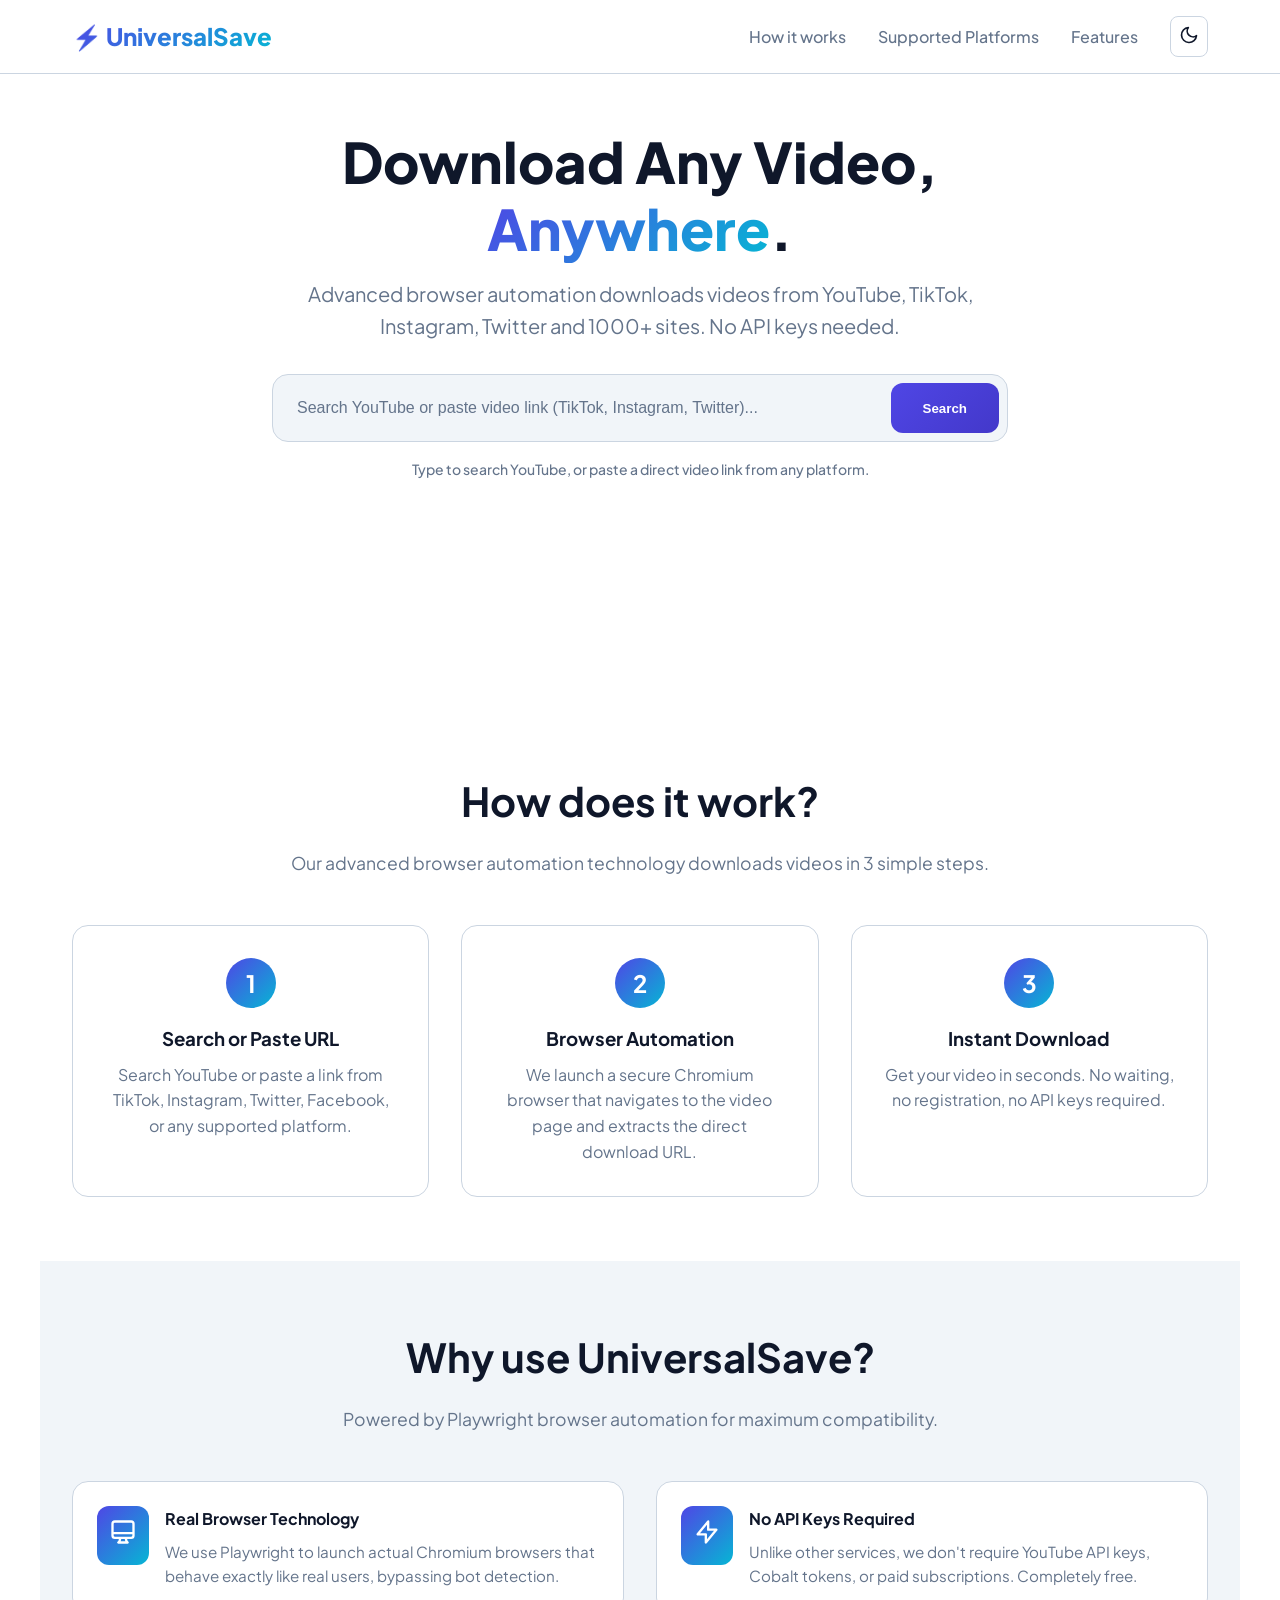
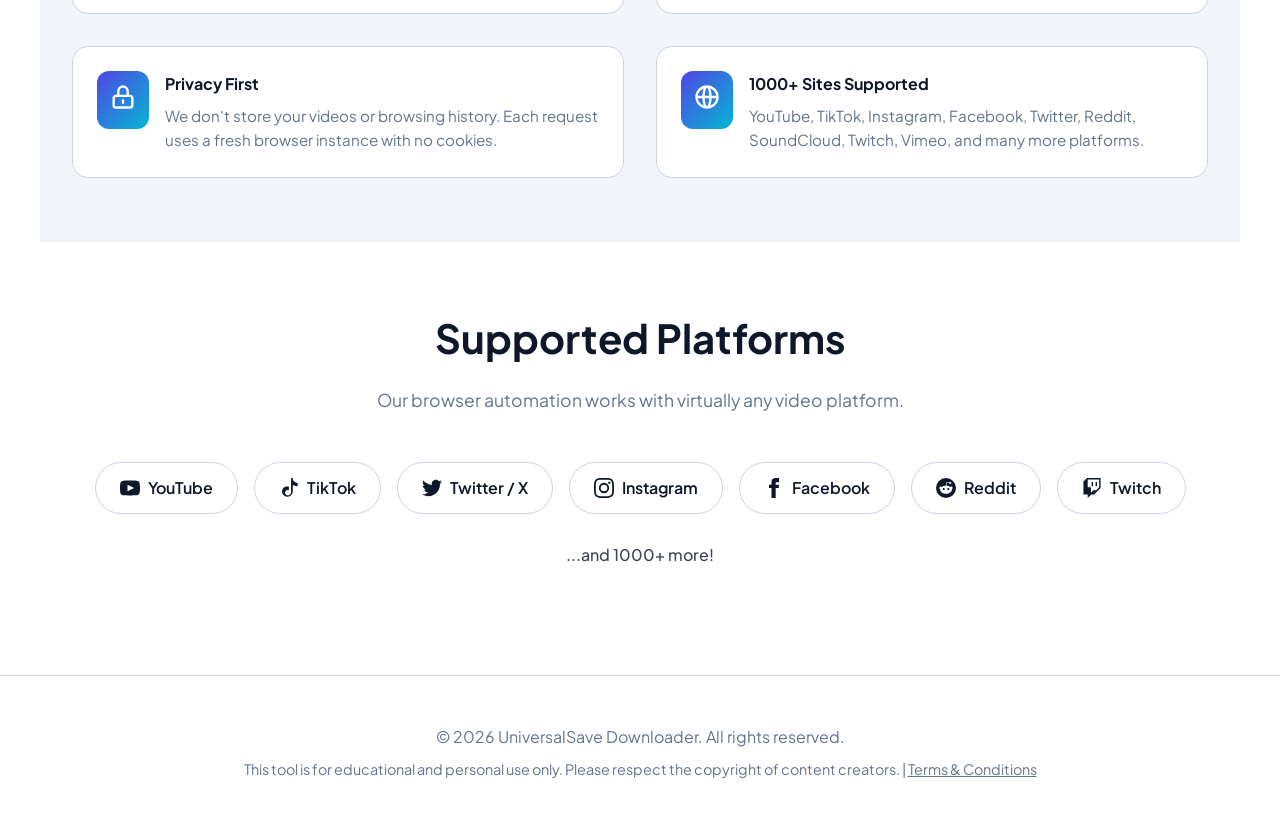
<file: index.html>
<!DOCTYPE html>
<html lang="en">
<head>
  <meta charset="UTF-8"/>
  <meta name="viewport" content="width=device-width, initial-scale=1.0"/>
  <title>Universal Video Downloader - Fast, Free & Secure</title>
  <meta name="description" content="Download videos from YouTube, TikTok, Twitter, Instagram and more using advanced browser automation. Fast, free, and secure.">
  <link href="https://fonts.googleapis.com/css2?family=Plus+Jakarta+Sans:wght@400;500;600;700;800&display=swap" rel="stylesheet"/>
  <style>
    :root {
      --primary: #4f46e5;
      --primary-hover: #4338ca;
      --secondary: #06b6d4;
      --bg: #0f172a;
      --surface: #1e293b;
      --text: #f8fafc;
      --text-muted: #94a3b8;
      --border: #334155;
      --success: #10b981;
      --error: #ef4444;
      --warning: #f59e0b;
      --glass: rgba(30, 41, 59, 0.7);
    }

    [data-theme="light"] {
      --bg: #ffffff;
      --surface: #f1f5f9;
      --text: #0f172a;
      --text-muted: #64748b;
      --border: #cbd5e1;
      --glass: rgba(255, 255, 255, 0.8);
    }

    * {
      margin: 0;
      padding: 0;
      box-sizing: border-box;
    }

    body {
      font-family: 'Plus Jakarta Sans', sans-serif;
      background: var(--bg);
      color: var(--text);
      line-height: 1.6;
      min-height: 100vh;
    }

    .navbar {
      position: fixed;
      top: 0;
      width: 100%;
      background: var(--glass);
      backdrop-filter: blur(10px);
      border-bottom: 1px solid var(--border);
      z-index: 1000;
    }

    .nav-content {
      max-width: 1200px;
      margin: 0 auto;
      padding: 1rem 2rem;
      display: flex;
      justify-content: space-between;
      align-items: center;
    }

    .logo {
      font-size: 1.5rem;
      font-weight: 800;
      background: linear-gradient(135deg, var(--primary), var(--secondary));
      -webkit-background-clip: text;
      -webkit-text-fill-color: transparent;
    }

    .nav-links {
      display: flex;
      gap: 2rem;
      align-items: center;
    }

    .nav-links a {
      color: var(--text-muted);
      text-decoration: none;
      font-weight: 500;
      transition: color 0.3s;
    }

    .nav-links a:hover {
      color: var(--primary);
    }

    .theme-toggle {
      background: none;
      border: 1px solid var(--border);
      color: var(--text);
      padding: 0.5rem;
      border-radius: 0.5rem;
      cursor: pointer;
      transition: all 0.3s;
    }

    .theme-toggle:hover {
      background: var(--surface);
    }

    .hero {
      padding: 8rem 2rem 4rem;
      text-align: center;
      max-width: 800px;
      margin: 0 auto;
    }

    h1 {
      font-size: 3.5rem;
      font-weight: 800;
      margin-bottom: 1rem;
      line-height: 1.2;
    }

    .text-gradient {
      background: linear-gradient(135deg, var(--primary), var(--secondary));
      -webkit-background-clip: text;
      -webkit-text-fill-color: transparent;
    }

    .hero-subtitle {
      color: var(--text-muted);
      font-size: 1.25rem;
      margin-bottom: 2rem;
    }

    .search-bar {
      display: flex;
      gap: 0.5rem;
      background: var(--surface);
      padding: 0.5rem;
      border-radius: 1rem;
      border: 1px solid var(--border);
      margin-bottom: 1rem;
      position: relative;
    }

    .search-bar input {
      flex: 1;
      background: none;
      border: none;
      color: var(--text);
      padding: 1rem;
      font-size: 1rem;
      outline: none;
    }

    .search-bar input::placeholder {
      color: var(--text-muted);
    }

    #urlPill {
      display: none;
      align-items: center;
      gap: 6px;
      background: linear-gradient(135deg, #00f2fe 0%, #4facfe 100%);
      color: #fff;
      font-size: 13px;
      font-weight: 700;
      padding: 6px 14px;
      border-radius: 20px;
      white-space: nowrap;
      animation: fadeIn .3s cubic-bezier(0.175, 0.885, 0.32, 1.275);
      box-shadow: 0 4px 15px rgba(79, 172, 254, 0.3);
    }

    #urlPill.visible { display: flex; }

    @keyframes fadeIn { 
      from { opacity: 0; transform: scale(.8); } 
      to { opacity: 1; transform: scale(1); } 
    }

    .search-hint {
      text-align: center;
      font-size: 14px;
      color: var(--text-muted);
      margin-top: 12px;
      font-weight: 500;
      transition: color .3s;
    }

    .search-hint.url-mode { color: var(--secondary); }

    button {
      background: linear-gradient(135deg, var(--primary), var(--primary-hover));
      color: white;
      border: none;
      padding: 1rem 2rem;
      border-radius: 0.75rem;
      font-weight: 600;
      cursor: pointer;
      transition: transform 0.2s, box-shadow 0.2s;
      white-space: nowrap;
    }

    button:hover:not(:disabled) {
      transform: translateY(-2px);
      box-shadow: 0 10px 20px -10px var(--primary);
    }

    button:disabled {
      opacity: 0.6;
      cursor: not-allowed;
    }

    .main-content {
      max-width: 1200px;
      margin: 0 auto;
      padding: 2rem;
    }

    #status {
      text-align: center;
      padding: 1rem;
      margin-bottom: 2rem;
      border-radius: 0.75rem;
      font-weight: 600;
    }

    #status.error {
      background: rgba(239, 68, 68, 0.1);
      color: var(--error);
      border: 1px solid var(--error);
    }

    #status.success {
      background: rgba(16, 185, 129, 0.1);
      color: var(--success);
      border: 1px solid var(--success);
    }

    #status.loading {
      color: var(--secondary);
    }

    .spinner {
      display: none;
      width: 40px;
      height: 40px;
      margin: 2rem auto;
      border: 4px solid var(--border);
      border-top-color: var(--primary);
      border-radius: 50%;
      animation: spin 1s linear infinite;
    }

    @keyframes spin {
      to { transform: rotate(360deg); }
    }

    #results {
      display: grid;
      grid-template-columns: repeat(auto-fill, minmax(320px, 1fr));
      gap: 1.5rem;
      margin-bottom: 4rem;
    }

    .card {
      background: var(--surface);
      border: 1px solid var(--border);
      border-radius: 1rem;
      overflow: hidden;
      transition: transform 0.3s, box-shadow 0.3s;
    }

    .card:hover {
      transform: translateY(-4px);
      box-shadow: 0 20px 40px -15px rgba(0, 0, 0, 0.3);
    }

    .card img {
      width: 100%;
      height: 180px;
      object-fit: cover;
      background: var(--bg);
    }

    .card-info {
      padding: 1.5rem;
    }

    .card-info h3 {
      font-size: 1.1rem;
      font-weight: 700;
      margin-bottom: 0.75rem;
      line-height: 1.4;
      display: -webkit-box;
      -webkit-line-clamp: 2;
      -webkit-box-orient: vertical;
      overflow: hidden;
    }

    .card-meta {
      display: flex;
      gap: 0.5rem;
      flex-wrap: wrap;
      margin-bottom: 1rem;
    }

    .tag {
      background: var(--bg);
      color: var(--text-muted);
      padding: 0.25rem 0.75rem;
      border-radius: 2rem;
      font-size: 0.8rem;
      font-weight: 500;
    }

    .tag.method {
      background: linear-gradient(135deg, var(--success), #059669);
      color: white;
    }

    .card-actions {
      display: flex;
      flex-direction: column;
      gap: 0.75rem;
    }

    .action-group {
      display: flex;
      gap: 0.5rem;
      align-items: center;
    }

    .quality-select {
      flex: 1;
      background: var(--bg);
      border: 1px solid var(--border);
      color: var(--text);
      padding: 0.75rem;
      border-radius: 0.5rem;
      font-size: 0.9rem;
      cursor: pointer;
    }

    .size-badge {
      background: var(--bg);
      color: var(--text-muted);
      padding: 0.5rem 0.75rem;
      border-radius: 0.5rem;
      font-size: 0.8rem;
      font-weight: 600;
      white-space: nowrap;
    }

    .btn-primary {
      width: 100%;
      display: flex;
      align-items: center;
      justify-content: center;
      gap: 0.5rem;
    }

    .btn-success {
      background: linear-gradient(135deg, var(--success), #059669);
    }

    .btn-warning {
      background: linear-gradient(135deg, var(--warning), #d97706);
    }

    .progress-wrap {
      display: none;
      flex-direction: column;
      gap: 0.5rem;
      margin-top: 1rem;
    }

    .progress-bar-bg {
      height: 8px;
      background: var(--bg);
      border-radius: 4px;
      overflow: hidden;
    }

    .progress-bar-fill {
      height: 100%;
      background: linear-gradient(90deg, var(--primary), var(--secondary));
      width: 0%;
      transition: width 0.3s ease;
      border-radius: 4px;
    }

    .progress-label {
      font-size: 0.85rem;
      color: var(--text-muted);
      text-align: center;
    }

    .skeleton {
      background: var(--surface);
      border-radius: 1rem;
      overflow: hidden;
    }

    .skeleton-thumb {
      height: 180px;
      background: linear-gradient(90deg, var(--surface) 25%, var(--border) 50%, var(--surface) 75%);
      background-size: 200% 100%;
      animation: shimmer 1.5s infinite;
    }

    .skeleton-info {
      padding: 1.5rem;
    }

    .skeleton-line {
      background: linear-gradient(90deg, var(--border) 25%, var(--surface) 50%, var(--border) 75%);
      background-size: 200% 100%;
      animation: shimmer 1.5s infinite;
      border-radius: 4px;
    }

    @keyframes shimmer {
      0% { background-position: 200% 0; }
      100% { background-position: -200% 0; }
    }

    .info-section {
      padding: 4rem 0;
    }

    .bg-alt {
      background: var(--surface);
      margin: 0 -2rem;
      padding: 4rem 2rem;
    }

    .section-header {
      text-align: center;
      margin-bottom: 3rem;
    }

    .section-header h2 {
      font-size: 2.5rem;
      margin-bottom: 1rem;
    }

    .section-header p {
      color: var(--text-muted);
      font-size: 1.1rem;
    }

    .grid-3 {
      display: grid;
      grid-template-columns: repeat(auto-fit, minmax(280px, 1fr));
      gap: 2rem;
    }

    .grid-2 {
      display: grid;
      grid-template-columns: repeat(auto-fit, minmax(400px, 1fr));
      gap: 2rem;
    }

    .step-card {
      background: var(--bg);
      padding: 2rem;
      border-radius: 1rem;
      border: 1px solid var(--border);
      text-align: center;
    }

    .step-number {
      width: 50px;
      height: 50px;
      background: linear-gradient(135deg, var(--primary), var(--secondary));
      color: white;
      border-radius: 50%;
      display: flex;
      align-items: center;
      justify-content: center;
      font-size: 1.5rem;
      font-weight: 700;
      margin: 0 auto 1rem;
    }

    .step-card h3 {
      margin-bottom: 0.5rem;
    }

    .step-card p {
      color: var(--text-muted);
    }

    .feature-row {
      display: flex;
      gap: 1rem;
      align-items: flex-start;
      padding: 1.5rem;
      background: var(--bg);
      border-radius: 1rem;
      border: 1px solid var(--border);
    }

    .feature-icon {
      background: linear-gradient(135deg, var(--primary), var(--secondary));
      padding: 0.75rem;
      border-radius: 0.75rem;
      color: white;
      flex-shrink: 0;
    }

    .feature-text h4 {
      margin-bottom: 0.5rem;
    }

    .feature-text p {
      color: var(--text-muted);
      font-size: 0.95rem;
    }

    .platforms-grid {
      display: flex;
      flex-wrap: wrap;
      gap: 1rem;
      justify-content: center;
    }

    .platform-badge {
      display: flex;
      align-items: center;
      gap: 0.5rem;
      background: var(--bg);
      border: 1px solid var(--border);
      padding: 0.75rem 1.5rem;
      border-radius: 2rem;
      font-weight: 600;
      transition: all 0.3s;
    }

    .platform-badge:hover {
      border-color: var(--primary);
      transform: translateY(-2px);
    }

    footer {
      text-align: center;
      padding: 3rem 2rem;
      border-top: 1px solid var(--border);
      color: var(--text-muted);
    }

    .footer-sub {
      margin-top: 0.5rem;
      font-size: 0.9rem;
    }

    footer a {
      color: var(--primary);
    }

    @media (max-width: 768px) {
      h1 { font-size: 2.5rem; }
      .nav-links { display: none; }
      .grid-2 { grid-template-columns: 1fr; }
      .hero { padding: 6rem 1rem 3rem; }
      .main-content { padding: 1rem; }
    }

    .btn-spinner {
      width: 16px;
      height: 16px;
      border: 2px solid rgba(255,255,255,0.3);
      border-top-color: white;
      border-radius: 50%;
      animation: spin 0.8s linear infinite;
    }

    .notice-box {
      background: rgba(245, 158, 11, 0.1);
      border: 1px solid var(--warning);
      color: var(--warning);
      padding: 1rem;
      border-radius: 0.75rem;
      margin-bottom: 2rem;
      text-align: center;
      display: none;
    }

    .notice-box.visible {
      display: block;
    }
  </style>
</head>
<body>

<nav class="navbar">
  <div class="nav-content">
    <div class="logo">⚡ UniversalSave</div>
    <div class="nav-links">
      <a href="#how-to">How it works</a>
      <a href="#platforms">Supported Platforms</a>
      <a href="#features">Features</a>
      <button id="themeToggle" class="theme-toggle" aria-label="Toggle Theme">
        <svg id="themeIcon" width="20" height="20" fill="none" stroke="currentColor" stroke-width="2" stroke-linecap="round" stroke-linejoin="round" viewBox="0 0 24 24"></svg>
      </button>
    </div>
  </div>
</nav>

<header class="hero">
  <div class="hero-content">
    <h1>Download Any Video, <span class="text-gradient">Anywhere</span>.</h1>
    <p class="hero-subtitle">Advanced browser automation downloads videos from YouTube, TikTok, Instagram, Twitter and 1000+ sites. No API keys needed.</p>
    
    <div class="search-bar">
      <input type="text" id="searchInput" placeholder="Search YouTube or paste video link (TikTok, Instagram, Twitter)..."/>
      <span id="urlPill">🔗 URL detected</span>
      <button id="searchBtn" onclick="handleInput()">Search</button>
    </div>
    <p class="search-hint" id="searchHint">Type to search YouTube, or paste a direct video link from any platform.</p>
  </div>
</header>

<main class="main-content">
  <div class="notice-box" id="noticeBox">
    ⚠️ Browser automation is active. First load may take 5-10 seconds while we launch a secure browser instance.
  </div>
  
  <div id="status"></div>
  <div class="spinner" id="spinner"></div>
  <div id="results"></div>

  <!-- HOW TO SECTION -->
  <section id="how-to" class="info-section">
    <div class="section-header">
      <h2>How does it work?</h2>
      <p>Our advanced browser automation technology downloads videos in 3 simple steps.</p>
    </div>
    <div class="grid-3">
      <div class="step-card">
        <div class="step-number">1</div>
        <h3>Search or Paste URL</h3>
        <p>Search YouTube or paste a link from TikTok, Instagram, Twitter, Facebook, or any supported platform.</p>
      </div>
      <div class="step-card">
        <div class="step-number">2</div>
        <h3>Browser Automation</h3>
        <p>We launch a secure Chromium browser that navigates to the video page and extracts the direct download URL.</p>
      </div>
      <div class="step-card">
        <div class="step-number">3</div>
        <h3>Instant Download</h3>
        <p>Get your video in seconds. No waiting, no registration, no API keys required.</p>
      </div>
    </div>
  </section>

  <!-- FEATURES SECTION -->
  <section id="features" class="info-section bg-alt">
    <div class="section-header">
      <h2>Why use UniversalSave?</h2>
      <p>Powered by Playwright browser automation for maximum compatibility.</p>
    </div>
    <div class="grid-2">
      <div class="feature-row">
        <div class="feature-icon">
          <svg width="28" height="28" fill="none" stroke="currentColor" stroke-width="2" viewBox="0 0 24 24"><path stroke-linecap="round" stroke-linejoin="round" d="M9.75 17L9 20l-1 1h8l-1-1-.75-3M3 13h18M5 17h14a2 2 0 002-2V5a2 2 0 00-2-2H5a2 2 0 00-2 2v10a2 2 0 002 2z"></path></svg>
        </div>
        <div class="feature-text">
          <h4>Real Browser Technology</h4>
          <p>We use Playwright to launch actual Chromium browsers that behave exactly like real users, bypassing bot detection.</p>
        </div>
      </div>
      <div class="feature-row">
        <div class="feature-icon">
          <svg width="28" height="28" fill="none" stroke="currentColor" stroke-width="2" viewBox="0 0 24 24"><path stroke-linecap="round" stroke-linejoin="round" d="M13 10V3L4 14h7v7l9-11h-7z"></path></svg>
        </div>
        <div class="feature-text">
          <h4>No API Keys Required</h4>
          <p>Unlike other services, we don't require YouTube API keys, Cobalt tokens, or paid subscriptions. Completely free.</p>
        </div>
      </div>
      <div class="feature-row">
        <div class="feature-icon">
          <svg width="28" height="28" fill="none" stroke="currentColor" stroke-width="2" viewBox="0 0 24 24"><path stroke-linecap="round" stroke-linejoin="round" d="M12 15v2m-6 4h12a2 2 0 002-2v-6a2 2 0 00-2-2H6a2 2 0 00-2 2v6a2 2 0 002 2zm10-10V7a4 4 0 00-8 0v4h8z"></path></svg>
        </div>
        <div class="feature-text">
          <h4>Privacy First</h4>
          <p>We don't store your videos or browsing history. Each request uses a fresh browser instance with no cookies.</p>
        </div>
      </div>
      <div class="feature-row">
        <div class="feature-icon">
          <svg width="28" height="28" fill="none" stroke="currentColor" stroke-width="2" viewBox="0 0 24 24"><path stroke-linecap="round" stroke-linejoin="round" d="M21 12a9 9 0 01-9 9m9-9a9 9 0 00-9-9m9 9H3m9 9a9 9 0 01-9-9m9 9c1.657 0 3-4.03 3-9s-1.343-9-3-9m0 18c-1.657 0-3-4.03-3-9s1.343-9 3-9m-9 9a9 9 0 019-9"></path></svg>
        </div>
        <div class="feature-text">
          <h4>1000+ Sites Supported</h4>
          <p>YouTube, TikTok, Instagram, Facebook, Twitter, Reddit, SoundCloud, Twitch, Vimeo, and many more platforms.</p>
        </div>
      </div>
    </div>
  </section>

  <!-- PLATFORMS SECTION -->
  <section id="platforms" class="info-section">
    <div class="section-header">
      <h2>Supported Platforms</h2>
      <p>Our browser automation works with virtually any video platform.</p>
    </div>
    <div class="platforms-grid">
      <div class="platform-badge">
        <svg fill="currentColor" width="20" height="20" viewBox="0 0 24 24"><path d="M19.615 3.184c-3.604-.246-11.631-.245-15.23 0-3.897.266-4.356 2.62-4.385 8.816.029 6.185.484 8.549 4.385 8.816 3.6.245 11.626.246 15.23 0 3.897-.266 4.356-2.62 4.385-8.816-.029-6.185-.484-8.549-4.385-8.816zm-10.615 12.816v-8l8 3.993-8 4.007z"/></svg>
        YouTube
      </div>
      <div class="platform-badge">
        <svg fill="currentColor" width="20" height="20" viewBox="0 0 24 24"><path d="M12.525.02c1.31-.02 2.61-.01 3.91-.02.08 1.53.63 3.09 1.75 4.17 1.12 1.11 2.7 1.62 4.24 1.79v4.03c-1.44-.05-2.89-.35-4.2-.97-.57-.26-1.1-.59-1.62-.93v7.26c.03 2.5-1.12 4.96-3.26 6.18-2.14 1.25-4.8 1.15-6.84-.25-2.06-1.39-3.14-3.85-2.73-6.23.41-2.38 2.29-4.34 4.65-4.8 1.15-.22 2.34-.14 3.44.25v4.06c-1.12-.39-2.42-.3-3.39.38-.97.68-1.46 1.89-1.28 3.06.18 1.18.99 2.18 2.12 2.56 1.14.4 2.45.2 3.4-.48.96-.69 1.58-1.8 1.7-2.98.11-8.52.06-17.06.06-25.58z"/></svg>
        TikTok
      </div>
      <div class="platform-badge">
        <svg fill="currentColor" width="20" height="20" viewBox="0 0 24 24"><path d="M24 4.557c-.883.392-1.832.656-2.828.775 1.017-.609 1.798-1.574 2.165-2.724-.951.564-2.005.974-3.127 1.195-.897-.957-2.178-1.555-3.594-1.555-3.179 0-5.515 2.966-4.797 6.045-4.091-.205-7.719-2.165-10.148-5.144-1.29 2.213-.669 5.108 1.523 6.574-.806-.026-1.566-.247-2.229-.616-.054 2.281 1.581 4.415 3.949 4.89-.693.188-1.452.232-2.224.084.626 1.956 2.444 3.379 4.6 3.419-2.07 1.623-4.678 2.348-7.29 2.04 2.179 1.397 4.768 2.212 7.548 2.212 9.142 0 14.307-7.721 13.995-14.646.962-.695 1.797-1.562 2.457-2.549z"/></svg>
        Twitter / X
      </div>
      <div class="platform-badge">
        <svg fill="currentColor" width="20" height="20" viewBox="0 0 24 24"><path d="M12 2.163c3.204 0 3.584.012 4.85.07 3.252.148 4.771 1.691 4.919 4.919.058 1.265.069 1.645.069 4.849 0 3.205-.012 3.584-.069 4.849-.149 3.225-1.664 4.771-4.919 4.919-1.266.058-1.644.07-4.85.07-3.204 0-3.584-.012-4.849-.07-3.26-.149-4.771-1.699-4.919-4.92-.058-1.265-.07-1.644-.07-4.849 0-3.204.013-3.583.07-4.849.149-3.227 1.664-4.771 4.919-4.919 1.266-.057 1.645-.069 4.849-.069zM12 0C8.741 0 8.333.014 7.053.072 2.695.272.273 2.69.073 7.052.014 8.333 0 8.741 0 12c0 3.259.014 3.668.072 4.948.2 4.358 2.618 6.78 6.98 6.98C8.333 23.986 8.741 24 12 24c3.259 0 3.668-.014 4.948-.072 4.354-.2 6.782-2.618 6.979-6.98.059-1.28.073-1.689.073-4.948 0-3.259-.014-3.667-.072-4.947-.196-4.354-2.617-6.78-6.979-6.98C15.668.014 15.259 0 12 0zm0 5.838a6.162 6.162 0 100 12.324 6.162 6.162 0 000-12.324zM12 16a4 4 0 110-8 4 4 0 010 8zm6.406-11.845a1.44 1.44 0 100 2.881 1.44 1.44 0 000-2.881z"/></svg>
        Instagram
      </div>
      <div class="platform-badge">
        <svg fill="currentColor" width="20" height="20" viewBox="0 0 24 24"><path d="M9 8h-3v4h3v12h5v-12h3.642l.358-4h-4v-1.667c0-.955.192-1.333 1.115-1.333h2.885v-5h-3.808c-3.596 0-5.192 1.583-5.192 4.615v3.385z"/></svg>
        Facebook
      </div>
      <div class="platform-badge">
        <svg fill="currentColor" width="20" height="20" viewBox="0 0 24 24"><path d="M12 0A12 12 0 0 0 0 12a12 12 0 0 0 12 12 12 12 0 0 0 12-12A12 12 0 0 0 12 0zm5.01 4.744c.688 0 1.25.561 1.25 1.249a1.25 1.25 0 0 1-2.498.056l-2.597-.547-.8 3.747c1.824.07 3.48.632 4.674 1.488.308-.309.73-.491 1.207-.491.968 0 1.754.786 1.754 1.754 0 .716-.435 1.333-1.01 1.614a3.111 3.111 0 0 1 .042.52c0 2.694-3.13 4.87-7.004 4.87-3.874 0-7.004-2.176-7.004-4.87 0-.183.015-.366.043-.534A1.748 1.748 0 0 1 4.028 12c0-.968.786-1.754 1.754-1.754.463 0 .898.196 1.207.49 1.207-.883 2.878-1.43 4.744-1.487l.885-4.182a.342.342 0 0 1 .14-.197.35.35 0 0 1 .238-.042l2.906.617a1.214 1.214 0 0 1 1.108-.701zM9.25 12C8.561 12 8 12.562 8 13.25c0 .687.561 1.248 1.25 1.248.687 0 1.248-.561 1.248-1.249 0-.688-.561-1.249-1.249-1.249zm5.5 0c-.687 0-1.248.561-1.248 1.25 0 .687.561 1.248 1.249 1.248.688 0 1.249-.561 1.249-1.249 0-.687-.562-1.249-1.25-1.249z"/></svg>
        Reddit
      </div>
      <div class="platform-badge">
        <svg fill="currentColor" width="20" height="20" viewBox="0 0 24 24"><path d="M11.571 4.714h1.715v5.143H11.57zm4.715 0H18v5.143h-1.714zM6 0 1.714 4.286v15.428h5.143V24l4.286-4.286h3.428L22.286 12V0zm14.571 11.143-3.428 3.428h-3.429l-3 3V11.143H6.857V1.714h13.714z"/></svg>
        Twitch
      </div>
      <div class="platform-badge" style="border: none; opacity: 0.8; font-weight: 500;">...and 1000+ more!</div>
    </div>
  </section>
</main>

<footer>
  <p>&copy; 2026 UniversalSave Downloader. All rights reserved.</p>
  <p class="footer-sub">This tool is for educational and personal use only. Please respect the copyright of content creators. | <a href="/terms.html" style="text-decoration: underline; color: inherit;">Terms & Conditions</a></p>
</footer>

<script>
  // ── Theme Toggle Logic ───────────────────────────────────
  const themeToggle = document.getElementById('themeToggle');
  const themeIcon = document.getElementById('themeIcon');
  
  const moonIcon = '<path d="M21 12.79A9 9 0 1 1 11.21 3 7 7 0 0 0 21 12.79z"></path>';
  const sunIcon = '<circle cx="12" cy="12" r="5"></circle><line x1="12" y1="1" x2="12" y2="3"></line><line x1="12" y1="21" x2="12" y2="23"></line><line x1="4.22" y1="4.22" x2="5.64" y2="5.64"></line><line x1="18.36" y1="18.36" x2="19.78" y2="19.78"></line><line x1="1" y1="12" x2="3" y2="12"></line><line x1="21" y1="12" x2="23" y2="12"></line><line x1="4.22" y1="19.78" x2="5.64" y2="18.36"></line><line x1="18.36" y1="5.64" x2="19.78" y2="4.22"></line>';
  
  const currentTheme = localStorage.getItem('theme') || 'light';
  document.documentElement.setAttribute('data-theme', currentTheme);
  themeIcon.innerHTML = currentTheme === 'dark' ? sunIcon : moonIcon;

  themeToggle.addEventListener('click', () => {
    let theme = document.documentElement.getAttribute('data-theme');
    let newTheme = theme === 'dark' ? 'light' : 'dark';
    document.documentElement.setAttribute('data-theme', newTheme);
    localStorage.setItem('theme', newTheme);
    themeIcon.innerHTML = newTheme === 'dark' ? sunIcon : moonIcon;
  });

  // ── Detect Video URL ─────────────────────────────────────
  function isVideoUrl(text) {
    return /^https?:\/\//.test(text.trim());
  }

  const input     = document.getElementById("searchInput");
  const pill      = document.getElementById("urlPill");
  const hint      = document.getElementById("searchHint");
  const searchBtn = document.getElementById("searchBtn");
  const noticeBox = document.getElementById("noticeBox");

  input.addEventListener("input", updateMode);
  input.addEventListener("paste", () => setTimeout(updateMode, 0));

  function updateMode() {
    const val    = input.value.trim();
    const isUrl  = isVideoUrl(val);
    pill.classList.toggle("visible", isUrl);
    hint.classList.toggle("url-mode", isUrl);
    
    if (isUrl) {
      hint.textContent = "✨ Valid Link! Click Download Now to start browser automation.";
      searchBtn.textContent = "Download Now";
      noticeBox.classList.add("visible");
    } else {
      hint.textContent = "Type to search YouTube, or paste a direct video link from any platform.";
      searchBtn.textContent = val ? "Search YouTube" : "Search";
      noticeBox.classList.remove("visible");
    }
  }

  // ── Enter key support ──────────────────────────────────────
  input.addEventListener("keydown", e => { if (e.key === "Enter") handleInput(); });

  // ── Route: search or fetch by URL ─────────────────────────
  function handleInput() {
    const val = input.value.trim();
    if (!val) return setStatus("⚠️ Please enter a search query or a video URL.", "error");
    
    document.getElementById('status').scrollIntoView({ behavior: 'smooth', block: 'center' });
    
    isVideoUrl(val) ? fetchByUrl(val) : search(val);
  }

  // ── Fetch single video by URL (Browser Automation) ───────────
  async function fetchByUrl(url) {
    const btn = document.getElementById("searchBtn");
    btn.disabled = true;
    setStatus("⏳ Launching browser automation... This may take 5-10 seconds.", "loading");
    document.getElementById("spinner").style.display = "block";
    showSkeletons(1);

    try {
      const res  = await fetch(`/fetch_url?url=${encodeURIComponent(url)}`);
      const data = await res.json();

      document.getElementById("spinner").style.display = "none";
      btn.disabled = false;

      if (data.error) {
        // Check if it's a Playwright availability error
        if (data.error.includes("Playwright not installed")) {
          return setStatus(`❌ ${data.error}. Please contact the administrator.`, "error");
        }
        return setStatus(`❌ ${data.error}`, "error");
      }

      setStatus(`✅ Browser automation successful! Video ready for download.`, "success");
      renderCards(data);
      loadAllSizes(data);

    } catch (err) {
      document.getElementById("spinner").style.display = "none";
      btn.disabled = false;
      setStatus("❌ Connection failed. Please try again.", "error");
      document.getElementById("results").innerHTML = "";
    }
  }

  // ── Search YouTube ─────────────────────────────────────────
  async function search(query) {
    const btn = document.getElementById("searchBtn");
    btn.disabled = true;
    setStatus("⏳ Searching YouTube...", "loading");
    document.getElementById("spinner").style.display = "block";
    showSkeletons(4);

    try {
      const res  = await fetch(`/search?q=${encodeURIComponent(query)}`);
      const data = await res.json();

      document.getElementById("spinner").style.display = "none";
      btn.disabled = false;

      if (data.error) return setStatus(`❌ ${data.error}`, "error");
      if (data.length === 0 || data.message) {
        if (data.message) {
          setStatus(data.message, "success");
          document.getElementById("results").innerHTML = `
            <div style="grid-column: 1/-1; text-align: center; padding: 2rem;">
              <p style="color: var(--text-muted); margin-bottom: 1rem;">${data.message}</p>
              <p style="color: var(--text-muted);">Supported: ${data.supported_platforms.join(', ')}</p>
            </div>
          `;
          return;
        }
        return setStatus("😕 No results found.", "error");
      }

      setStatus(`✅ Found ${data.length} results. Click any video to start browser automation.`, "success");
      renderCards(data);
      loadAllSizes(data);

    } catch (err) {
      document.getElementById("spinner").style.display = "none";
      btn.disabled = false;
      setStatus("❌ Connection failed. Please try again.", "error");
      document.getElementById("results").innerHTML = "";
    }
  }

  // ── Skeleton placeholders while loading ───────────────────
  function showSkeletons(count) {
    const container = document.getElementById("results");
    container.innerHTML = "";
    for (let i = 0; i < count; i++) {
        container.innerHTML += `
        <div class="card skeleton">
          <div class="skeleton-thumb"></div>
          <div class="skeleton-info">
            <div class="skeleton-line" style="height:20px; width:80%"></div>
            <div class="skeleton-line" style="height:14px; width:40%; margin-top:8px"></div>
            <div class="skeleton-line" style="height:14px; width:30%"></div>
            <div class="skeleton-line" style="height:44px; width:100%; margin-top:12px; border-radius:8px;"></div>
          </div>
        </div>`;
    }
  }

  // ── Render video cards ─────────────────────────────────────
  function renderCards(videos) {
    const container = document.getElementById("results");
    container.innerHTML = "";

    videos.forEach((v, i) => {
      const card = document.createElement("div");
      card.className = "card glass-panel";
      card.id = `card-${v.video_id}`;
      
      // Show method badge if available (playwright vs invidious)
      const methodBadge = v.method ? `<span class="tag method">${v.method}</span>` : '';
      
      card.innerHTML = `
        <img src="${v.thumbnail}" alt="thumbnail"
             onerror="this.src='https://placehold.co/320x180/1e293b/94a3b8?text=Preview+Unavailable'"/>
        <div class="card-info">
          <h3 title="${escHtml(v.title)}">${escHtml(v.title)}</h3>
          <div class="card-meta">
            ${v.channel ? `<span class="tag">👤 ${escHtml(v.channel)}</span>` : ""}
            ${v.duration ? `<span class="tag">⏱ ${v.duration}</span>` : ""}
            ${v.platform ? `<span class="tag">📱 ${v.platform}</span>` : ""}
            ${methodBadge}
          </div>
          
          <div class="card-actions">
            <div class="action-group">
                <select class="quality-select" id="quality-${v.video_id}">
                  <option value="best">🏅 Best Quality</option>
                  <option value="1080p">🎬 1080p HD</option>
                  <option value="720p">📺 720p HD</option>
                  <option value="480p">📱 480p SD</option>
                  <option value="audio">🎵 Audio (MP3)</option>
                </select>
                <div class="size-badge loading" id="size-${v.video_id}">...</div>
            </div>
            
            <button class="btn btn-primary" id="btn-${v.video_id}"
                    onclick="startDownload('${v.video_id}', '${v.url}')">
              <svg width="16" height="16" fill="none" stroke="currentColor" stroke-width="2" viewBox="0 0 24 24"><path d="M4 16v1a3 3 0 003 3h10a3 3 0 003-3v-1m-4-4l-4 4m0 0l-4-4m4 4V4"></path></svg>
              Download
            </button>
          </div>
          
          <div class="progress-wrap" id="progress-wrap-${v.video_id}">
            <div class="progress-bar-bg">
              <div class="progress-bar-fill" id="progress-fill-${v.video_id}"></div>
            </div>
            <div class="progress-label" id="progress-label-${v.video_id}"></div>
          </div>
        </div>
      `;
      container.appendChild(card);
    });
  }

  // ── Load all sizes in one parallel request ─────────────────
  async function loadAllSizes(videos) {
    const urls = videos.map(v => v.url).join(",");
    try {
      const res = await fetch(`/sizes?urls=${encodeURIComponent(urls)}`);
      const all = await res.json();

      videos.forEach(v => {
        const sizes = all[v.video_id] || all[v.url];
        const select = document.getElementById(`quality-${v.video_id}`);
        const badge  = document.getElementById(`size-${v.video_id}`);
        
        if (!select || !badge) return;

        if (sizes) {
          select._sizes = sizes;
          updateSizeBadge(v.video_id);
          select.addEventListener("change", () => updateSizeBadge(v.video_id));
        } else {
          badge.textContent = "Unknown";
          badge.classList.remove("loading");
        }
      });

    } catch {
      videos.forEach(v => {
        const badge = document.getElementById(`size-${v.video_id}`);
        if (badge) {
          badge.textContent = "Unknown";
          badge.classList.remove("loading");
        }
      });
    }
  }

  function updateSizeBadge(videoId) {
    const select  = document.getElementById(`quality-${videoId}`);
    const badge   = document.getElementById(`size-${videoId}`);
    const quality = select.value;
    const size    = (select._sizes || {})[quality];

    badge.classList.remove("loading");
    badge.textContent = size || "Unknown";
  }

  // ── Download (Fresh Browser Session) ────────────────────────
  async function startDownload(videoId, url) {
    const quality = document.getElementById(`quality-${videoId}`).value;
    const btn     = document.getElementById(`btn-${videoId}`);
    const wrap    = document.getElementById(`progress-wrap-${videoId}`);
    const label   = document.getElementById(`progress-label-${videoId}`);
    const fill    = document.getElementById(`progress-fill-${videoId}`);

    btn.disabled       = true;
    btn.innerHTML      = '<div class="btn-spinner"></div> Starting browser...';
    wrap.style.display = "flex";
    label.textContent  = "Launching secure browser instance...";
    label.style.color  = "#38bdf8";
    fill.style.width   = "10%";

    try {
      const res = await fetch(`/download?id=${videoId}&url=${encodeURIComponent(url)}&quality=${quality}`);
      const data = await res.json();

      if (data.error || data.status === "error") {
        btn.innerHTML = "❌ Failed";
        btn.disabled = false;
        label.textContent = data.error || "Failed to get download link";
        label.style.color = "#ef4444";
        fill.style.width = "100%";
        fill.style.background = "#ef4444";
        return;
      }

      if (data.download_url) {
        fill.style.width = "100%";
        fill.style.background = "linear-gradient(90deg, #10b981, #34d399)";
        btn.innerHTML = "✅ Starting Download...";
        label.textContent = "Redirecting to download...";
        label.style.color = "#10b981";

        // Open download in new tab
        window.open(data.download_url, '_blank');

        // Reset button after delay
        setTimeout(() => {
          btn.innerHTML = `
            <svg width="16" height="16" fill="none" stroke="currentColor" stroke-width="2" viewBox="0 0 24 24">
              <path d="M4 16v1a3 3 0 003 3h10a3 3 0 003-3v-1m-4-4l-4 4m0 0l-4-4m4 4V4"></path>
            </svg>
            Download Again
          `;
          btn.disabled = false;
          btn.classList.add("btn-success");
          label.textContent = "✅ Download started in new tab!";
        }, 2000);
      }

    } catch (err) {
      btn.innerHTML = "❌ Retry";
      btn.disabled = false;
      label.textContent = "Connection failed";
      label.style.color = "#ef4444";
      fill.style.background = "#ef4444";
    }
  }

  // ── Helpers ────────────────────────────────────────────────
  function setStatus(msg, type = "") {
    const el       = document.getElementById("status");
    el.innerHTML   = msg;
    el.className   = type;
  }

  function escHtml(str) {
    if (!str) return "";
    return str.replace(/&/g,"&amp;").replace(/</g,"&lt;")
              .replace(/>/g,"&gt;").replace(/"/g,"&quot;");
  }
</script>
</body>
</html>
</file>
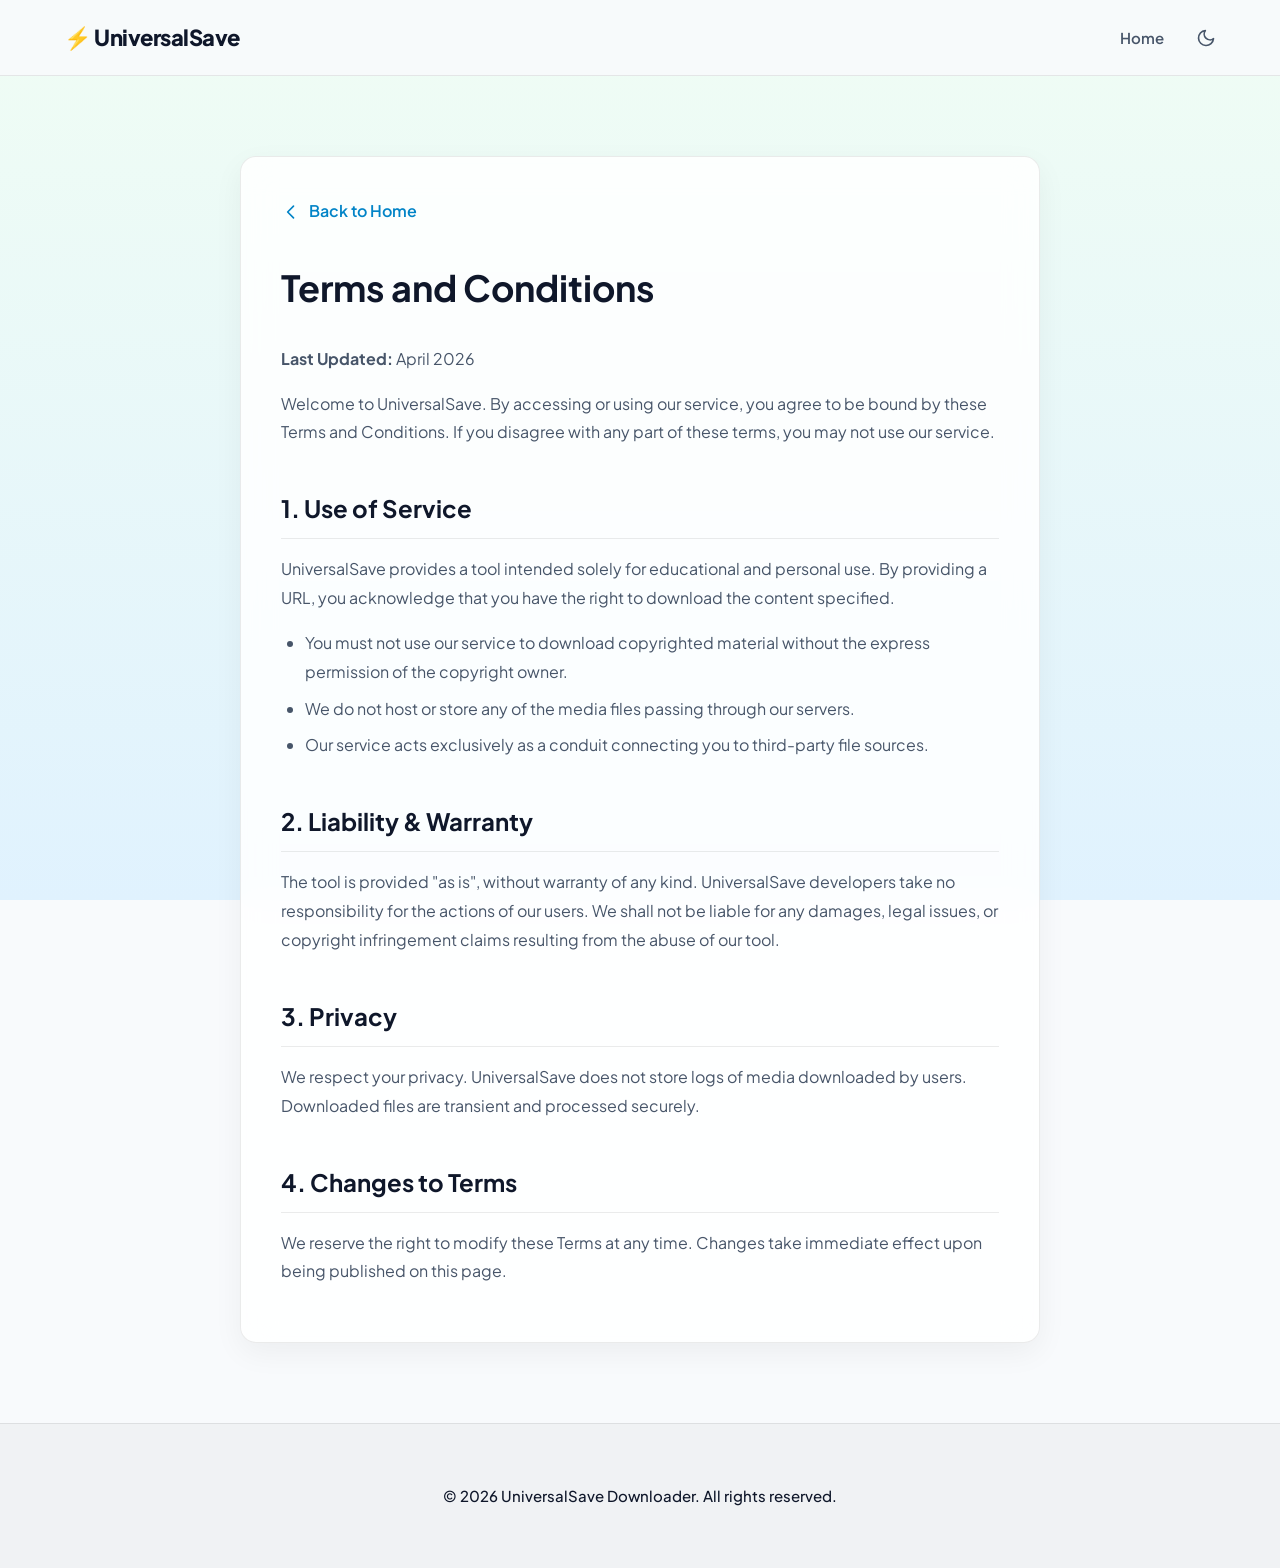
<file: terms.html>
<!DOCTYPE html>
<html lang="en" data-theme="light">
<head>
  <meta charset="UTF-8"/>
  <meta name="viewport" content="width=device-width, initial-scale=1.0"/>
  <title>Terms and Conditions | Universal Video Downloader</title>
  <link href="https://fonts.googleapis.com/css2?family=Plus+Jakarta+Sans:wght@400;500;600;700;800&display=swap" rel="stylesheet"/>
  <link rel="stylesheet" href="style.css"/>
  <style>
    .terms-container {
      max-width: 800px;
      margin: 80px auto;
      padding: 40px;
      line-height: 1.8;
    }
    .terms-container h1 { font-size: 36px; margin-bottom: 24px; }
    .terms-container h2 { font-size: 24px; margin-top: 40px; margin-bottom: 16px; border-bottom: 1px solid var(--panel-border); padding-bottom: 8px; }
    .terms-container p { margin-bottom: 16px; color: var(--text-secondary); }
    .terms-container ul { margin-left: 24px; margin-bottom: 16px; color: var(--text-secondary); }
    .terms-container li { margin-bottom: 8px; }
    .back-btn { margin-bottom: 30px; display: inline-flex; align-items: center; gap: 8px; font-weight: 600; color: var(--accent); }
    .back-btn:hover { text-decoration: underline; }
  </style>
</head>
<body>

<nav class="navbar">
  <div class="nav-content">
    <div class="logo">⚡ UniversalSave</div>
    <div class="nav-links">
      <a href="/">Home</a>
      <button id="themeToggle" class="theme-toggle" aria-label="Toggle Theme">
        <svg id="themeIcon" width="20" height="20" fill="none" stroke="currentColor" stroke-width="2" stroke-linecap="round" stroke-linejoin="round" viewBox="0 0 24 24"></svg>
      </button>
    </div>
  </div>
</nav>

<main class="terms-container glass-panel">
  <a href="/" class="back-btn"><svg width="20" height="20" fill="none" stroke="currentColor" stroke-width="2" viewBox="0 0 24 24"><path stroke-linecap="round" stroke-linejoin="round" d="M15 19l-7-7 7-7" /></svg> Back to Home</a>
  
  <h1>Terms and Conditions</h1>
  <p><strong>Last Updated:</strong> April 2026</p>

  <p>Welcome to UniversalSave. By accessing or using our service, you agree to be bound by these Terms and Conditions. If you disagree with any part of these terms, you may not use our service.</p>

  <h2>1. Use of Service</h2>
  <p>UniversalSave provides a tool intended solely for educational and personal use. By providing a URL, you acknowledge that you have the right to download the content specified.</p>
  <ul>
    <li>You must not use our service to download copyrighted material without the express permission of the copyright owner.</li>
    <li>We do not host or store any of the media files passing through our servers.</li>
    <li>Our service acts exclusively as a conduit connecting you to third-party file sources.</li>
  </ul>

  <h2>2. Liability & Warranty</h2>
  <p>The tool is provided "as is", without warranty of any kind. UniversalSave developers take no responsibility for the actions of our users. We shall not be liable for any damages, legal issues, or copyright infringement claims resulting from the abuse of our tool.</p>

  <h2>3. Privacy</h2>
  <p>We respect your privacy. UniversalSave does not store logs of media downloaded by users. Downloaded files are transient and processed securely.</p>

  <h2>4. Changes to Terms</h2>
  <p>We reserve the right to modify these Terms at any time. Changes take immediate effect upon being published on this page.</p>
</main>

<footer>
  <p>&copy; 2026 UniversalSave Downloader. All rights reserved.</p>
</footer>

<script>
  const themeToggle = document.getElementById('themeToggle');
  const themeIcon = document.getElementById('themeIcon');
  const moonIcon = '<path d="M21 12.79A9 9 0 1 1 11.21 3 7 7 0 0 0 21 12.79z"></path>';
  const sunIcon = '<circle cx="12" cy="12" r="5"></circle><line x1="12" y1="1" x2="12" y2="3"></line><line x1="12" y1="21" x2="12" y2="23"></line><line x1="4.22" y1="4.22" x2="5.64" y2="5.64"></line><line x1="18.36" y1="18.36" x2="19.78" y2="19.78"></line><line x1="1" y1="12" x2="3" y2="12"></line><line x1="21" y1="12" x2="23" y2="12"></line><line x1="4.22" y1="19.78" x2="5.64" y2="18.36"></line><line x1="18.36" y1="5.64" x2="19.78" y2="4.22"></line>';
  const currentTheme = localStorage.getItem('theme') || 'light';
  document.documentElement.setAttribute('data-theme', currentTheme);
  themeIcon.innerHTML = currentTheme === 'dark' ? sunIcon : moonIcon;
  themeToggle.addEventListener('click', () => {
    let theme = document.documentElement.getAttribute('data-theme');
    let newTheme = theme === 'dark' ? 'light' : 'dark';
    document.documentElement.setAttribute('data-theme', newTheme);
    localStorage.setItem('theme', newTheme);
    themeIcon.innerHTML = newTheme === 'dark' ? sunIcon : moonIcon;
  });
</script>
</body>
</html>
</file>
<file: style.css>
:root {
  /* Light Mode (Default) */
  --bg-color: #f8fafc;
  --bg-gradient: linear-gradient(180deg, #f0fdf4 0%, #e0f2fe 100%);
  --panel-bg: rgba(255, 255, 255, 0.85);
  --panel-border: rgba(0, 0, 0, 0.08);
  --text-primary: #0f172a;
  --text-secondary: #475569;
  --accent-light: #0ea5e9;
  --accent: #0284c7;
  --accent-gradient: linear-gradient(135deg, #0284c7 0%, #00c6ff 100%);
  --success: #059669;
  --error: #dc2626;
  --nav-bg: rgba(248, 250, 252, 0.85);
  --card-shadow: 0 10px 30px rgba(0, 0, 0, 0.05);
  --card-hover-shadow: 0 15px 40px rgba(0, 0, 0, 0.1);
  --input-bg: rgba(255, 255, 255, 0.9);
  --tag-bg: rgba(0, 0, 0, 0.05);
  --step-card-bg: rgba(255, 255, 255, 0.6);
  --step-card-hover: rgba(255, 255, 255, 0.9);
  --icon-bg: rgba(0, 0, 0, 0.03);
  --badge-bg: rgba(255, 255, 255, 0.7);
  --badge-hover: rgba(255, 255, 255, 1);
  --footer-bg: rgba(0, 0, 0, 0.03);
  --skeleton-1: #e2e8f0;
  --skeleton-2: #f1f5f9;
  --hero-glow: radial-gradient(circle, rgba(14, 165, 233, 0.1) 0%, rgba(255,255,255,0) 70%);
  --font-family: 'Plus Jakarta Sans', sans-serif;
}

[data-theme="dark"] {
  --bg-color: #0f172a;
  --bg-gradient: linear-gradient(180deg, #0f172a 0%, #020617 100%);
  --panel-bg: rgba(30, 41, 59, 0.7);
  --panel-border: rgba(255, 255, 255, 0.1);
  --text-primary: #f8fafc;
  --text-secondary: #94a3b8;
  --accent-light: #38bdf8;
  --accent: #0ea5e9;
  --accent-gradient: linear-gradient(135deg, #00f2fe 0%, #4facfe 100%);
  --success: #10b981;
  --error: #ef4444;
  --nav-bg: rgba(15, 23, 42, 0.8);
  --card-shadow: 0 10px 30px rgba(0, 0, 0, 0.3);
  --card-hover-shadow: 0 15px 40px rgba(0, 0, 0, 0.4);
  --input-bg: rgba(30, 41, 59, 0.8);
  --tag-bg: rgba(255, 255, 255, 0.08);
  --step-card-bg: rgba(0, 0, 0, 0.2);
  --step-card-hover: rgba(255, 255, 255, 0.05);
  --icon-bg: rgba(255, 255, 255, 0.05);
  --badge-bg: rgba(0, 0, 0, 0.3);
  --badge-hover: rgba(255, 255, 255, 0.1);
  --footer-bg: rgba(0, 0, 0, 0.2);
  --skeleton-1: #1e293b;
  --skeleton-2: #334155;
  --hero-glow: radial-gradient(circle, rgba(14, 165, 233, 0.15) 0%, rgba(0,0,0,0) 70%);
}

* { margin: 0; padding: 0; box-sizing: border-box; }

html, body {
  background-color: var(--bg-color);
  transition: background-color 0.3s, color 0.3s;
}

body {
  font-family: var(--font-family);
  background: var(--bg-gradient);
  background-attachment: fixed;
  color: var(--text-primary);
  min-height: 100vh;
  line-height: 1.6;
  overflow-x: hidden;
}

/* ── Typography & Globals ── */
.text-gradient {
  background: var(--accent-gradient);
  -webkit-background-clip: text;
  background-clip: text;
  -webkit-text-fill-color: transparent;
}

a { text-decoration: none; color: inherit; }

.glass-panel {
  background: var(--panel-bg);
  backdrop-filter: blur(16px);
  -webkit-backdrop-filter: blur(16px);
  border: 1px solid var(--panel-border);
  border-radius: 16px;
  box-shadow: var(--card-shadow);
  transition: background 0.3s, border 0.3s, box-shadow 0.3s;
}

/* ── Navigation ── */
.navbar {
  padding: 20px 0;
  border-bottom: 1px solid var(--panel-border);
  background: var(--nav-bg);
  backdrop-filter: blur(10px);
  position: sticky;
  top: 0;
  z-index: 100;
  transition: background 0.3s, border 0.3s;
}

.nav-content {
  max-width: 1200px;
  margin: 0 auto;
  padding: 0 24px;
  display: flex;
  justify-content: space-between;
  align-items: center;
}

.logo {
  font-size: 22px;
  font-weight: 800;
  letter-spacing: -0.5px;
  color: var(--text-primary);
}

.nav-links {
  display: flex;
  align-items: center;
  gap: 32px;
}

.nav-links a {
  font-size: 15px;
  font-weight: 600;
  color: var(--text-secondary);
  transition: color 0.2s;
}

.nav-links a:hover { color: var(--text-primary); }

.theme-toggle {
  background: transparent;
  border: none;
  cursor: pointer;
  color: var(--text-secondary);
  display: flex;
  align-items: center;
  justify-content: center;
  transition: color 0.2s, transform 0.2s;
}

.theme-toggle:hover {
  color: var(--text-primary);
  transform: scale(1.1);
}

/* ── Hero Section ── */
.hero {
  padding: 100px 20px;
  text-align: center;
  position: relative;
}

.hero::before {
  content: '';
  position: absolute;
  top: 50%; left: 50%;
  transform: translate(-50%, -50%);
  width: 600px; height: 600px;
  background: var(--hero-glow);
  z-index: -1;
  pointer-events: none;
  transition: background 0.3s;
}

.hero-content {
  max-width: 800px;
  margin: 0 auto;
}

.hero h1 {
  font-size: clamp(40px, 6vw, 64px);
  font-weight: 800;
  line-height: 1.15;
  letter-spacing: -1.5px;
  margin-bottom: 24px;
}

.hero-subtitle {
  font-size: clamp(16px, 2vw, 20px);
  color: var(--text-secondary);
  margin-bottom: 48px;
  max-width: 600px;
  margin-inline: auto;
}

/* ── Search Bar ── */
.search-bar {
  display: flex;
  gap: 12px;
  padding: 8px;
  border-radius: 20px;
  position: relative;
  transition: transform 0.3s, box-shadow 0.3s, background 0.3s, border 0.3s;
  background: var(--input-bg);
  border: 1px solid var(--panel-border);
}

.search-bar:focus-within {
  transform: translateY(-2px);
  box-shadow: var(--card-hover-shadow), 0 0 0 2px var(--accent-light);
}

.search-bar input {
  flex: 1;
  padding: 18px 24px;
  border: none;
  background: transparent;
  color: var(--text-primary);
  font-size: 16px;
  outline: none;
  font-family: var(--font-family);
  font-weight: 500;
}

.search-bar input::placeholder {
  color: var(--text-secondary);
  opacity: 0.7;
}

.search-bar button {
  padding: 0 36px;
  background: var(--text-primary);
  color: var(--bg-color);
  border: none;
  border-radius: 14px;
  font-size: 16px;
  font-weight: 700;
  cursor: pointer;
  transition: all 0.2s;
  font-family: var(--font-family);
}

.search-bar button:hover {
  background: var(--accent-light);
  color: #fff;
  transform: scale(1.03);
}

.search-bar button:disabled {
  opacity: 0.5;
  cursor: not-allowed;
  transform: none;
}

/* ── Status & results ── */
.main-content {
  max-width: 1000px;
  margin: 0 auto;
  padding: 0 24px 80px;
}

#status {
  text-align: center;
  font-size: 16px;
  font-weight: 600;
  margin: 20px auto;
  padding: 16px;
  max-width: 600px;
  border-radius: 12px;
  display: none;
}

#status:not(:empty) { display: block; animation: slideDown 0.3s ease; }
#status.loading { background: rgba(56, 189, 248, 0.1); color: var(--accent); border: 1px solid rgba(56, 189, 248, 0.2); }
#status.error { background: rgba(239, 68, 68, 0.1); color: var(--error); border: 1px solid rgba(239, 68, 68, 0.2); }
#status.success { background: rgba(16, 185, 129, 0.1); color: var(--success); border: 1px solid rgba(16, 185, 129, 0.2); }

@keyframes slideDown { from{opacity:0; transform:translateY(-10px);} to{opacity:1; transform:translateY(0);} }

.spinner {
  display: none;
  width: 50px;
  height: 50px;
  border: 4px solid var(--panel-border);
  border-top-color: var(--accent);
  border-radius: 50%;
  animation: spin 1s linear infinite;
  margin: 40px auto;
}

@keyframes spin { to { transform: rotate(360deg); } }

/* ── Result Cards ── */
#results {
  display: flex;
  flex-direction: column;
  gap: 24px;
  margin-bottom: 60px;
}

.card {
  display: flex;
  gap: 30px;
  padding: 24px;
  border-radius: 24px;
  transition: transform 0.2s, box-shadow 0.2s, background 0.3s, border 0.3s;
  background: var(--panel-bg);
  border: 1px solid var(--panel-border);
  box-shadow: var(--card-shadow);
}

.card:hover {
  transform: translateY(-4px);
  box-shadow: var(--card-hover-shadow);
}

.card img {
  width: 320px;
  height: 180px;
  object-fit: cover;
  border-radius: 16px;
  box-shadow: var(--card-shadow);
  flex-shrink: 0;
  background: var(--skeleton-1);
}

.card-info {
  flex: 1;
  min-width: 0;
  display: flex;
  flex-direction: column;
  justify-content: center;
}

.card-info h3 {
  font-size: 22px;
  font-weight: 700;
  line-height: 1.4;
  margin-bottom: 16px;
  display: -webkit-box;
  -webkit-line-clamp: 2;
  -webkit-box-orient: vertical;
  line-clamp: 2;
  overflow: hidden;
  color: var(--text-primary);
}

.card-meta {
  display: flex;
  gap: 12px;
  margin-bottom: 24px;
}

.tag {
  background: var(--tag-bg);
  color: var(--text-secondary);
  padding: 6px 12px;
  border-radius: 10px;
  font-size: 14px;
  font-weight: 600;
}

/* Actions */
.card-actions {
  display: flex;
  align-items: center;
  gap: 16px;
  flex-wrap: wrap;
}

.action-group {
  display: flex;
  background: var(--icon-bg);
  border: 1px solid var(--panel-border);
  border-radius: 12px;
  padding: 4px;
  align-items: center;
}

.quality-select {
  appearance: none;
  background: transparent;
  color: var(--text-primary);
  border: none;
  padding: 12px 20px;
  padding-right: 36px;
  font-family: var(--font-family);
  font-size: 15px;
  font-weight: 600;
  cursor: pointer;
  outline: none;
  background-image: url('data:image/svg+xml;utf8,<svg fill="%2394a3b8" xmlns="http://www.w3.org/2000/svg" viewBox="0 0 24 24"><path d="M7 10l5 5 5-5z"/></svg>');
  background-repeat: no-repeat;
  background-position: right 10px center;
  background-size: 20px;
}

.quality-select option { background: var(--bg-color); color: var(--text-primary); }

.size-badge {
  padding: 8px 16px;
  font-size: 14px;
  font-weight: 700;
  color: var(--text-secondary);
  border-left: 1px solid var(--panel-border);
}

.btn {
  display: inline-flex;
  align-items: center;
  gap: 10px;
  padding: 14px 28px;
  border-radius: 12px;
  border: none;
  font-size: 16px;
  font-weight: 700;
  cursor: pointer;
  transition: all 0.2s;
  font-family: var(--font-family);
  box-shadow: 0 4px 12px rgba(0,0,0,0.1);
}

.btn-primary { 
  background: var(--accent-gradient); 
  color: white; 
}
.btn-primary:hover { 
  transform: translateY(-2px); 
  box-shadow: 0 8px 24px rgba(14, 165, 233, 0.4); 
}
.btn-success { background: var(--success); color: white; background-image: none; }

.btn:disabled { opacity: 0.7; cursor: not-allowed; transform: none; }

.btn-spinner {
    width: 18px; height: 18px; border: 2px solid rgba(255,255,255,0.3); border-top-color: white; border-radius: 50%; animation: spin 0.8s linear infinite;
}

/* Progress */
.progress-wrap {
  display: none;
  flex-direction: column;
  gap: 10px;
  margin-top: 20px;
  background: var(--icon-bg);
  padding: 20px;
  border-radius: 16px;
}

.progress-bar-bg {
  background: var(--panel-border);
  border-radius: 8px;
  height: 10px;
  overflow: hidden;
}

.progress-bar-fill {
  height: 100%;
  background: var(--accent-gradient);
  border-radius: 8px;
  width: 0%;
  transition: width 0.3s ease;
}

.progress-label {
  font-size: 14px;
  font-weight: 600;
}

/* ── Informational Sections ── */
.info-section {
  padding: 80px 24px;
  border-top: 1px solid var(--panel-border);
  max-width: 1200px;
  margin: 0 auto;
}

.info-section.bg-alt {
  background: var(--footer-bg);
  border-radius: 24px;
  border: 1px solid var(--panel-border);
  margin-top: 40px;
  margin-bottom: 40px;
  box-shadow: var(--card-shadow);
}

.section-header {
  text-align: center;
  margin-bottom: 50px;
}

.section-header h2 {
  font-size: 36px;
  font-weight: 800;
  letter-spacing: -1px;
  margin-bottom: 12px;
}

.section-header p {
  font-size: 18px;
  color: var(--text-secondary);
}

.grid-3 {
  display: grid;
  grid-template-columns: repeat(3, 1fr);
  gap: 30px;
}

.step-card {
  background: var(--step-card-bg);
  border: 1px solid var(--panel-border);
  padding: 40px 30px;
  border-radius: 24px;
  text-align: center;
  transition: transform 0.3s, background 0.3s;
}

.step-card:hover { transform: translateY(-5px); background: var(--step-card-hover); }

.step-number {
  width: 64px;
  height: 64px;
  background: var(--accent-gradient);
  color: white;
  border-radius: 50%;
  display: flex;
  align-items: center;
  justify-content: center;
  font-size: 26px;
  font-weight: 800;
  margin: 0 auto 24px;
  box-shadow: 0 10px 20px rgba(14, 165, 233, 0.3);
}

.step-card h3 { font-size: 22px; margin-bottom: 12px; font-weight: 700; }
.step-card p { color: var(--text-secondary); font-size: 16px; }

.grid-2 {
  display: grid;
  grid-template-columns: repeat(2, 1fr);
  gap: 40px;
}

.feature-row {
  display: flex;
  gap: 24px;
}

.feature-icon {
  font-size: 32px;
  width: 64px;
  height: 64px;
  display: flex;
  align-items: center;
  justify-content: center;
  background: var(--icon-bg);
  border: 1px solid var(--panel-border);
  border-radius: 16px;
  flex-shrink: 0;
  box-shadow: var(--card-shadow);
}

.feature-text h4 { font-size: 20px; font-weight: 700; margin-bottom: 8px; }
.feature-text p { color: var(--text-secondary); font-size: 16px; line-height: 1.5; }

.platforms-grid {
  display: flex;
  flex-wrap: wrap;
  justify-content: center;
  gap: 16px;
}

.platform-badge {
  background: var(--badge-bg);
  border: 1px solid var(--panel-border);
  padding: 14px 28px;
  border-radius: 30px;
  font-size: 16px;
  font-weight: 600;
  color: var(--text-primary);
  transition: all 0.2s;
  cursor: default;
  display: flex;
  align-items: center;
  gap: 10px;
}

.platform-badge:hover {
  background: var(--badge-hover);
  transform: scale(1.05);
  border-color: var(--accent-light);
}

footer {
  text-align: center;
  padding: 60px 20px;
  border-top: 1px solid var(--panel-border);
  margin-top: 40px;
  background: var(--footer-bg);
}

footer p { font-size: 15px; font-weight: 500; }
.footer-sub { color: var(--text-secondary); margin-top: 10px; font-size: 14px; }

/* ── Skeletons ── */
.skeleton { pointer-events: none; }
.skeleton-thumb {
  width: 320px; height: 180px; border-radius: 16px;
  background: linear-gradient(90deg, var(--skeleton-1) 25%, var(--skeleton-2) 50%, var(--skeleton-1) 75%); background-size: 200% 100%; animation: shimmer 1.5s infinite;
}
.skeleton-line {
  border-radius: 6px;
  background: linear-gradient(90deg, var(--skeleton-1) 25%, var(--skeleton-2) 50%, var(--skeleton-1) 75%); background-size: 200% 100%; animation: shimmer 1.5s infinite;
}
@keyframes shimmer { 0% { background-position: 200% 0; } 100% { background-position: -200% 0; } }

/* ── Responsive ── */
@media (max-width: 900px) {
  .grid-2, .grid-3 { grid-template-columns: 1fr; }
  .card { flex-direction: column; padding: 20px; }
  .card img { width: 100%; height: auto; aspect-ratio: 16/9; }
  .search-bar { flex-direction: column; background: transparent; box-shadow: none; padding: 0; border: none; }
  .search-bar:focus-within { box-shadow: none; transform: none; }
  .search-bar input { background: var(--input-bg); border: 1px solid var(--panel-border); border-radius: 14px; padding: 18px; }
  .search-bar button { padding: 18px; border-radius: 14px; margin-top: 8px; }
  #urlPill { position: absolute; right: 12px; top: 12px; }
}
</file>
